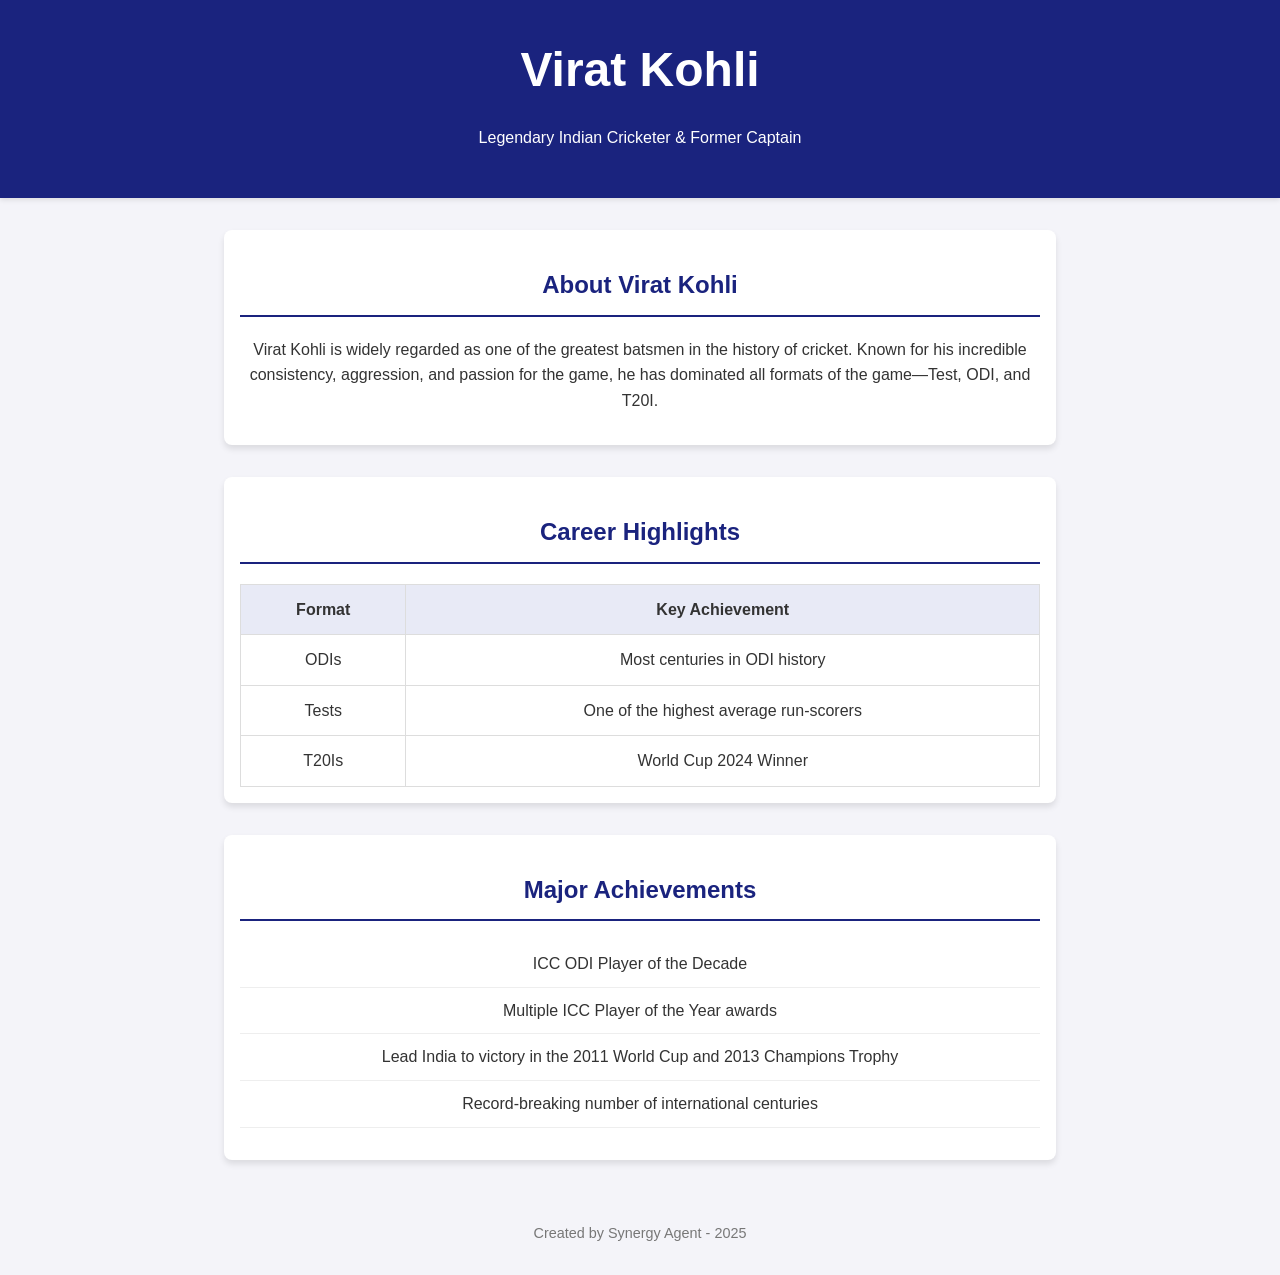
<file: index.html>
<!DOCTYPE html>
<html lang="en">
<head>
    <meta charset="UTF-8">
    <meta name="viewport" content="width=device-width, initial-scale=1.0">
    <title>Virat Kohli - The Run Machine</title>
    <link rel="stylesheet" href="style.css">
</head>
<body>
    <header>
        <h1>Virat Kohli</h1>
        <p>Legendary Indian Cricketer & Former Captain</p>
    </header>
    
    <section id="about">
        <h2>About Virat Kohli</h2>
        <p>Virat Kohli is widely regarded as one of the greatest batsmen in the history of cricket. Known for his incredible consistency, aggression, and passion for the game, he has dominated all formats of the game—Test, ODI, and T20I.</p>
    </section>

    <section id="stats">
        <h2>Career Highlights</h2>
        <table>
            <tr>
                <th>Format</th>
                <th>Key Achievement</th>
            </tr>
            <tr>
                <td>ODIs</td>
                <td>Most centuries in ODI history</td>
            </tr>
            <tr>
                <td>Tests</td>
                <td>One of the highest average run-scorers</td>
            </tr>
            <tr>
                <td>T20Is</td>
                <td>World Cup 2024 Winner</td>
            </tr>
        </table>
    </section>

    <section id="achievements">
        <h2>Major Achievements</h2>
        <ul>
            <li>ICC ODI Player of the Decade</li>
            <li>Multiple ICC Player of the Year awards</li>
            <li>Lead India to victory in the 2011 World Cup and 2013 Champions Trophy</li>
            <li>Record-breaking number of international centuries</li>
        </ul>
    </section>

    <footer>
        <p>Created by Synergy Agent - 2025</p>
    </footer>
</body>
</html>
</file>
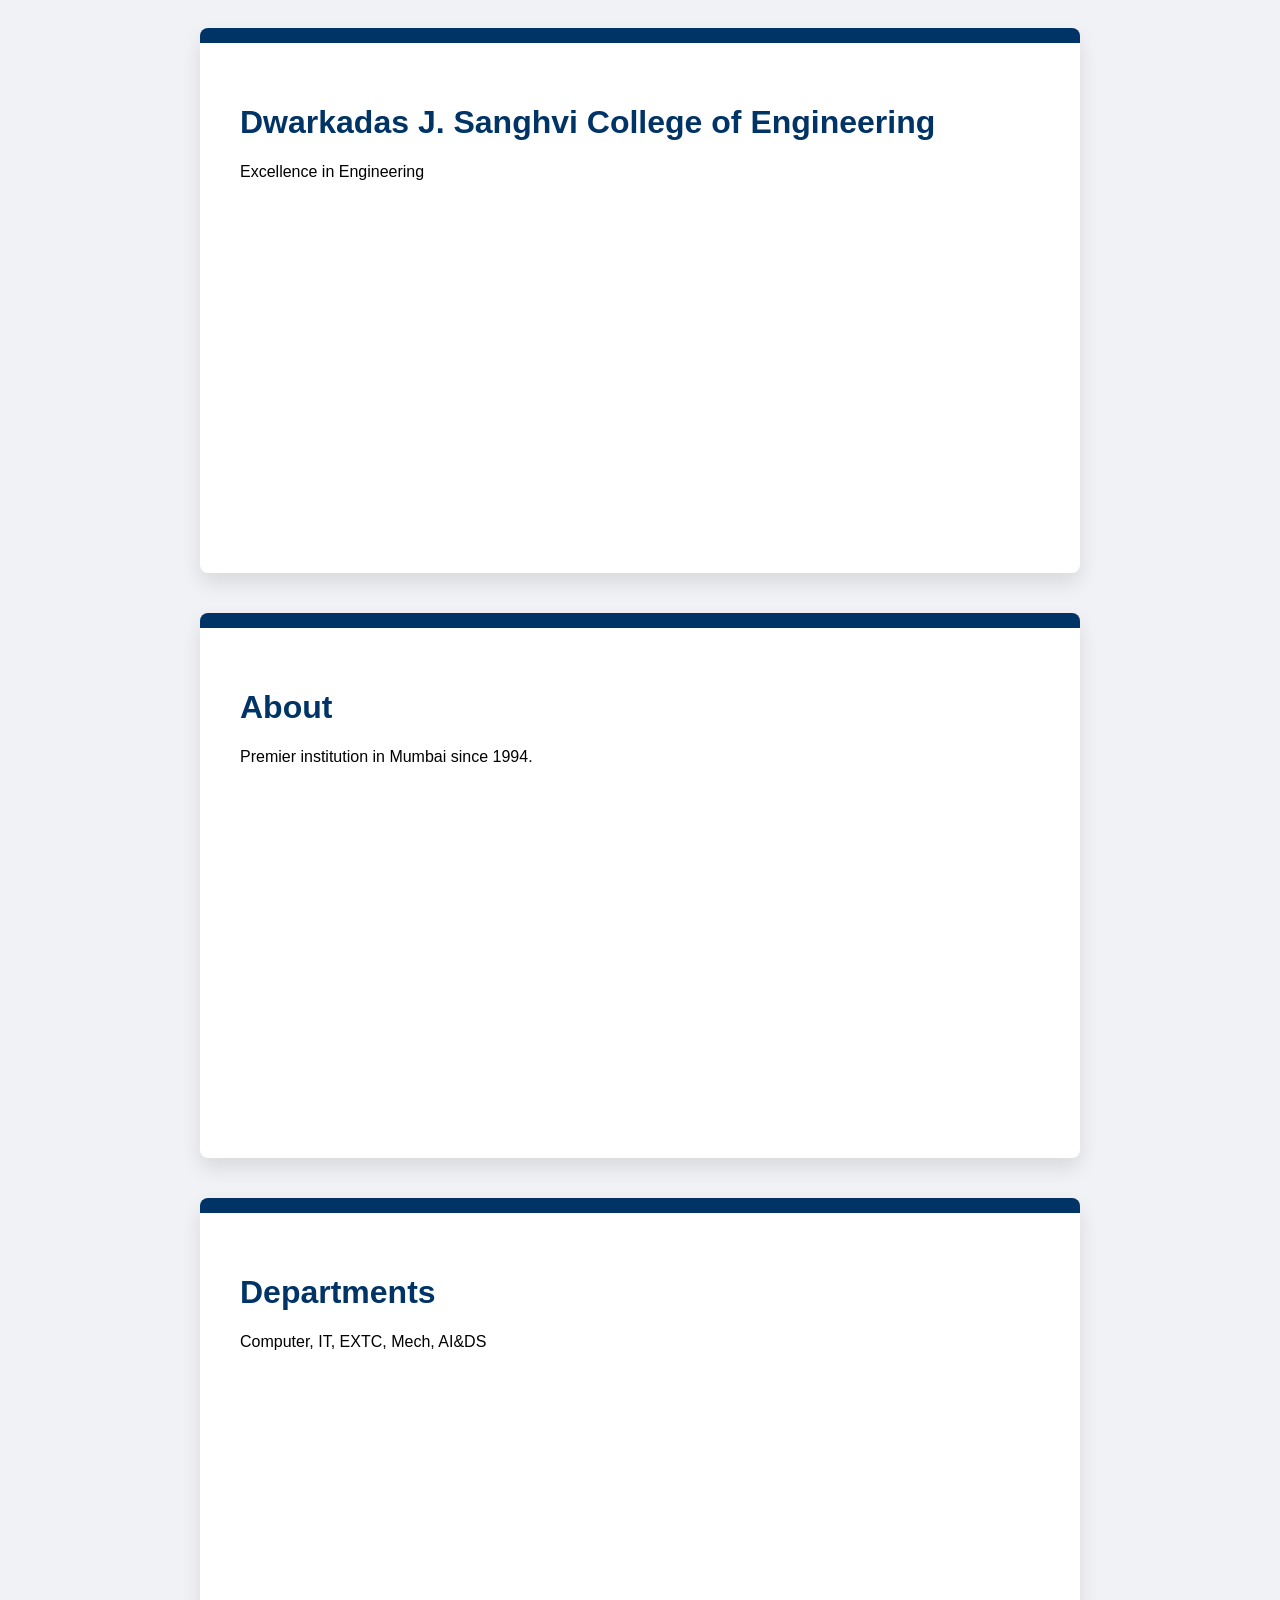
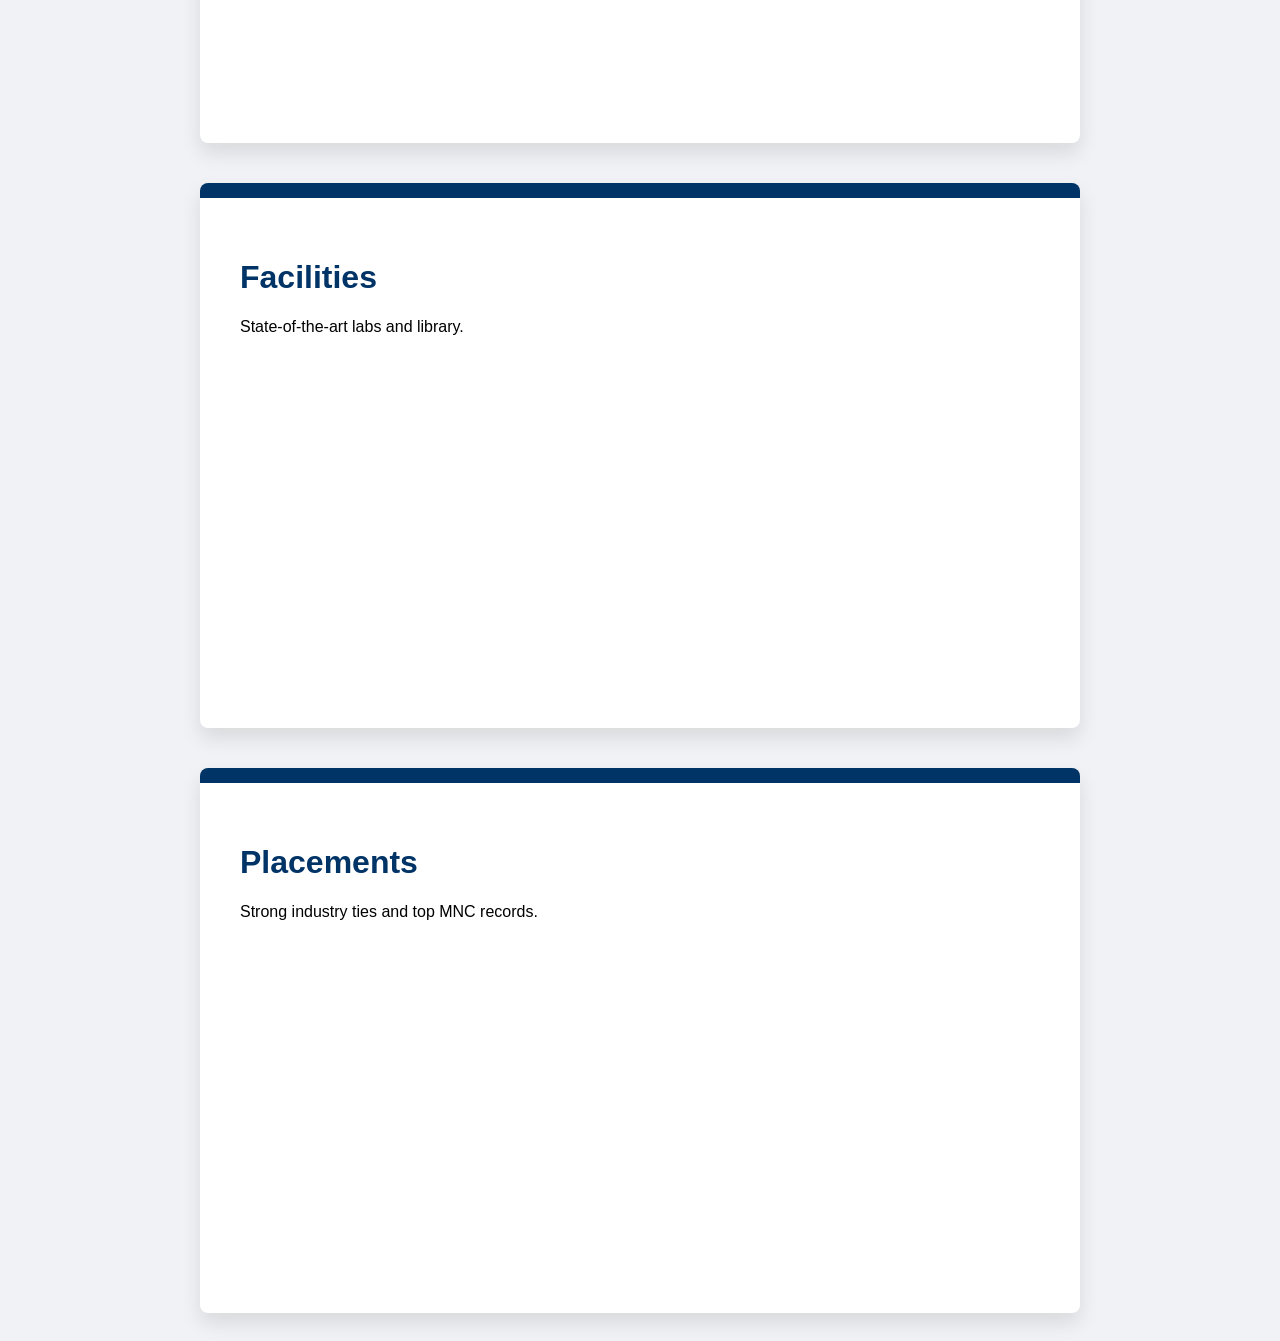
<file: djsce_presentation.html>
<!DOCTYPE html>
<html lang="en">
<head>
    <meta charset="UTF-8">
    <title>DJSCE Presentation</title>
    <style>
        body { font-family: sans-serif; background-color: #f0f2f5; display: flex; flex-direction: column; align-items: center; }
        .slide { width: 800px; height: 450px; background: white; margin: 20px; padding: 40px; box-shadow: 0 10px 20px rgba(0,0,0,0.1); border-top: 15px solid #003366; border-radius: 8px; position: relative; }
        h1 { color: #003366; }
    </style>
</head>
<body>
    <div class="slide"><h1>Dwarkadas J. Sanghvi College of Engineering</h1><p>Excellence in Engineering</p></div>
    <div class="slide"><h1>About</h1><p>Premier institution in Mumbai since 1994.</p></div>
    <div class="slide"><h1>Departments</h1><p>Computer, IT, EXTC, Mech, AI&DS</p></div>
    <div class="slide"><h1>Facilities</h1><p>State-of-the-art labs and library.</p></div>
    <div class="slide"><h1>Placements</h1><p>Strong industry ties and top MNC records.</p></div>
</body>
</html>
</file>
<file: style.css>
body {
    font-family: 'Segoe UI', Tahoma, Geneva, Verdana, sans-serif;
    line-height: 1.6;
    margin: 0;
    padding: 0;
    background-color: #f4f4f9;
    color: #333;
    text-align: center;
}

header {
    background-color: #1a237e;
    color: white;
    padding: 2rem 0;
    box-shadow: 0 2px 5px rgba(0,0,0,0.1);
}

header h1 {
    margin: 0;
    font-size: 3rem;
}

section {
    max-width: 800px;
    margin: 2rem auto;
    padding: 1rem;
    background: white;
    border-radius: 8px;
    box-shadow: 0 4px 6px rgba(0,0,0,0.1);
}

h2 {
    color: #1a237e;
    border-bottom: 2px solid #1a237e;
    padding-bottom: 10px;
}

table {
    width: 100%;
    border-collapse: collapse;
    margin-top: 1rem;
}

th, td {
    padding: 12px;
    border: 1px solid #ddd;
    text-align: center;
}

th {
    background-color: #e8eaf6;
}

ul {
    list-style-type: none;
    padding: 0;
}

ul li {
    padding: 10px;
    border-bottom: 1px solid #eee;
}

footer {
    margin-top: 2rem;
    padding: 1rem;
    font-size: 0.9rem;
    color: #777;
}
</file>
